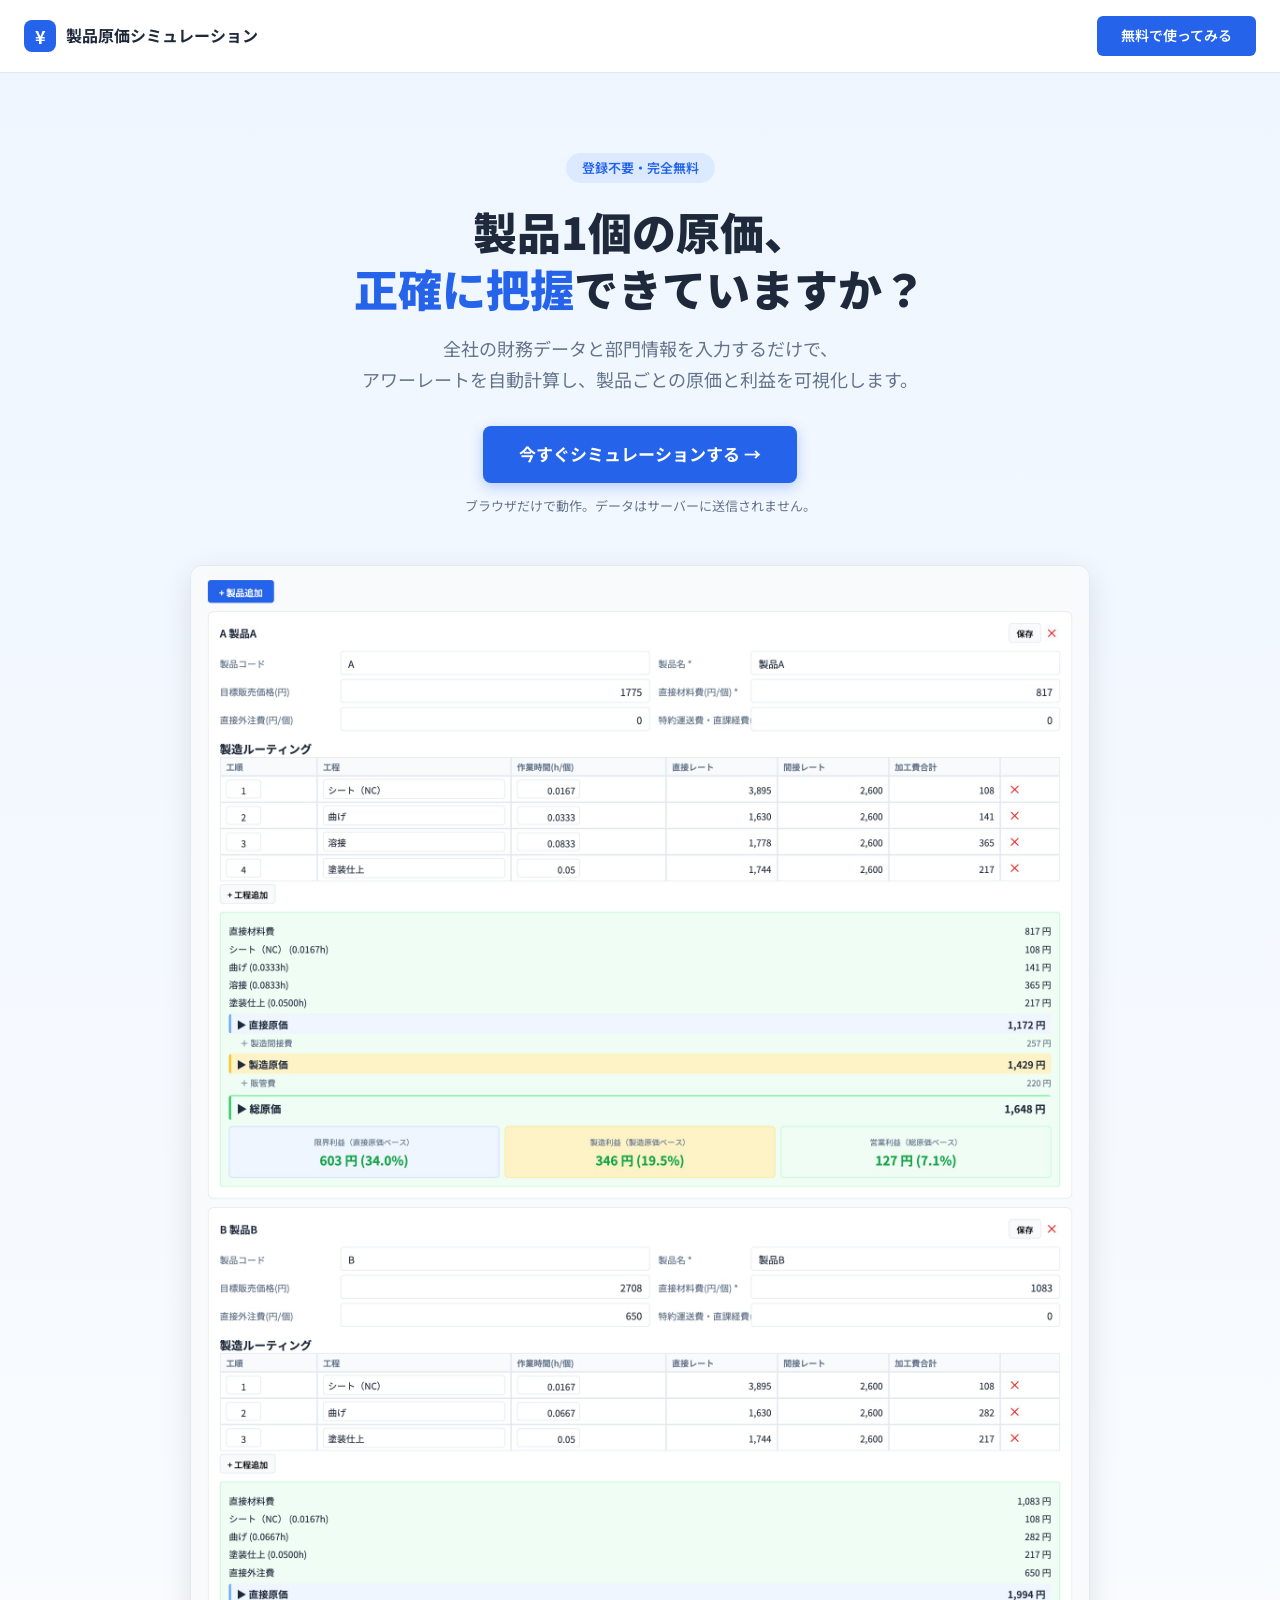
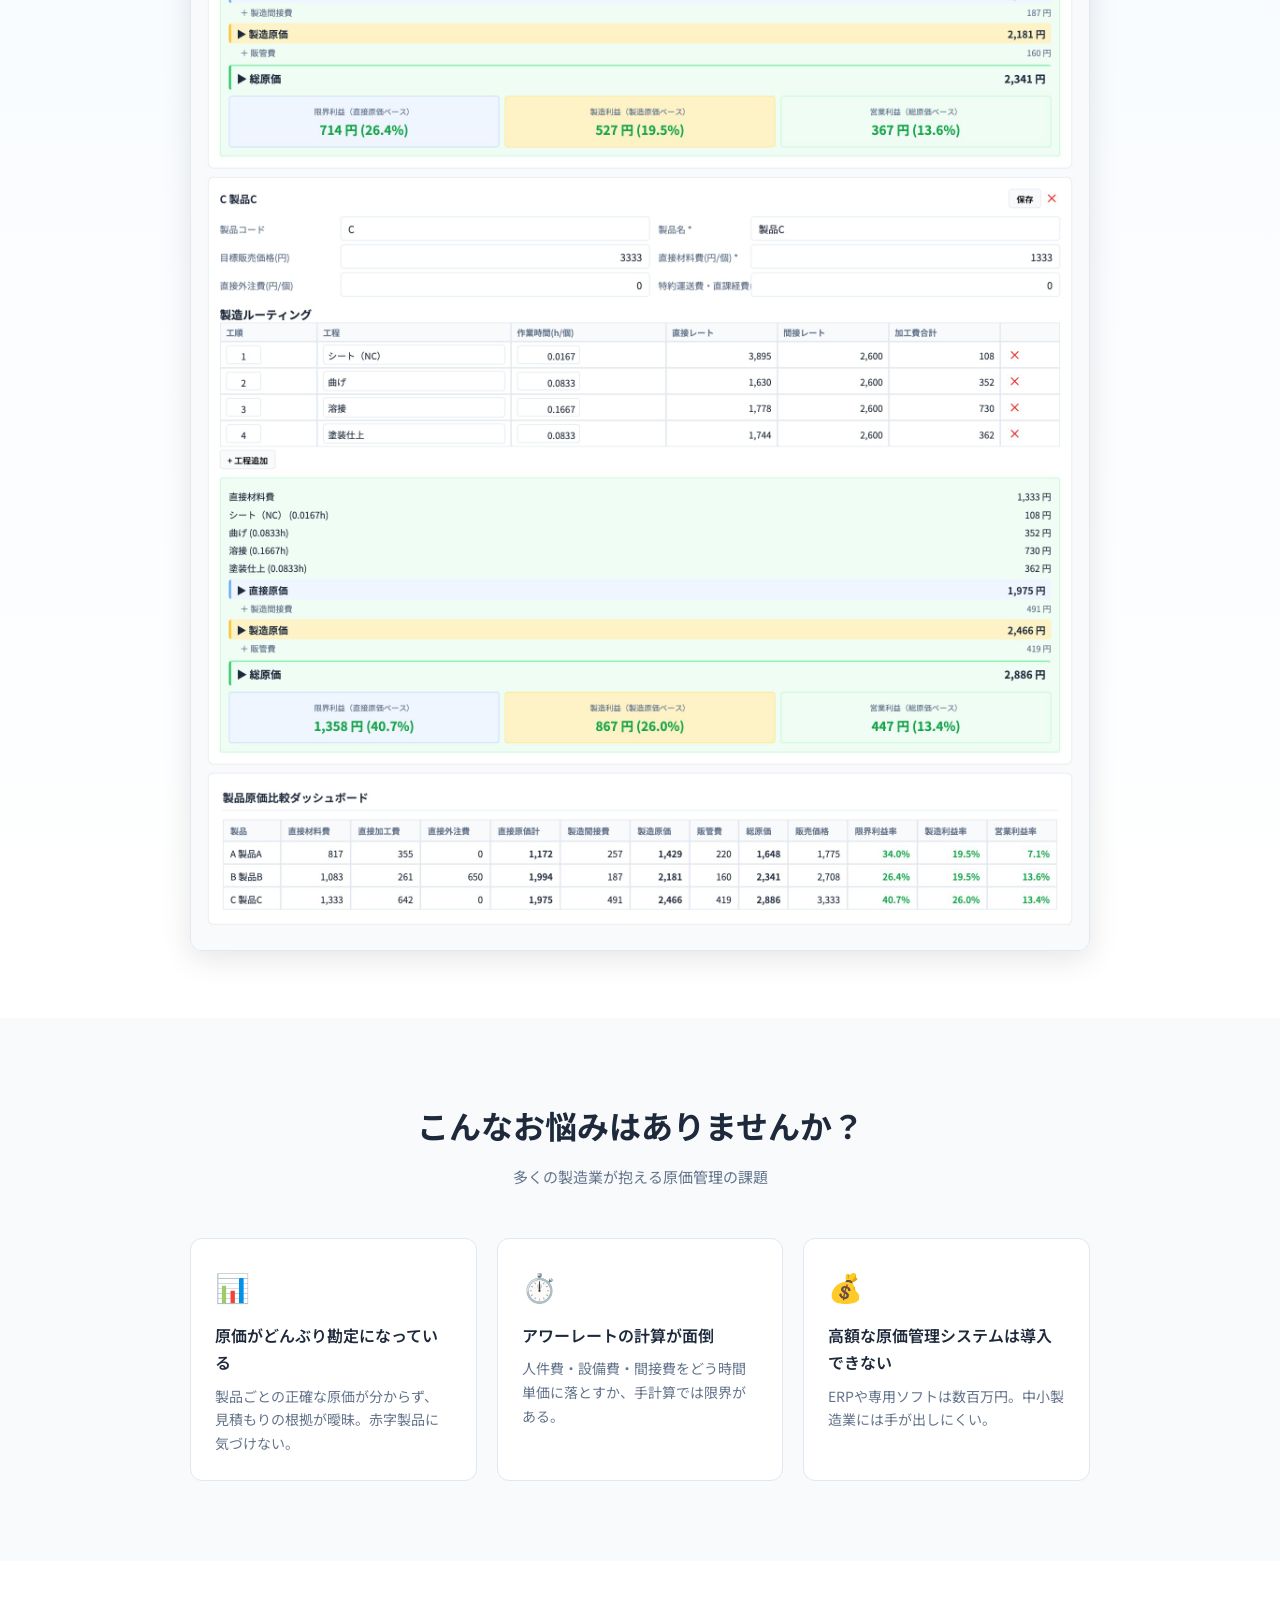
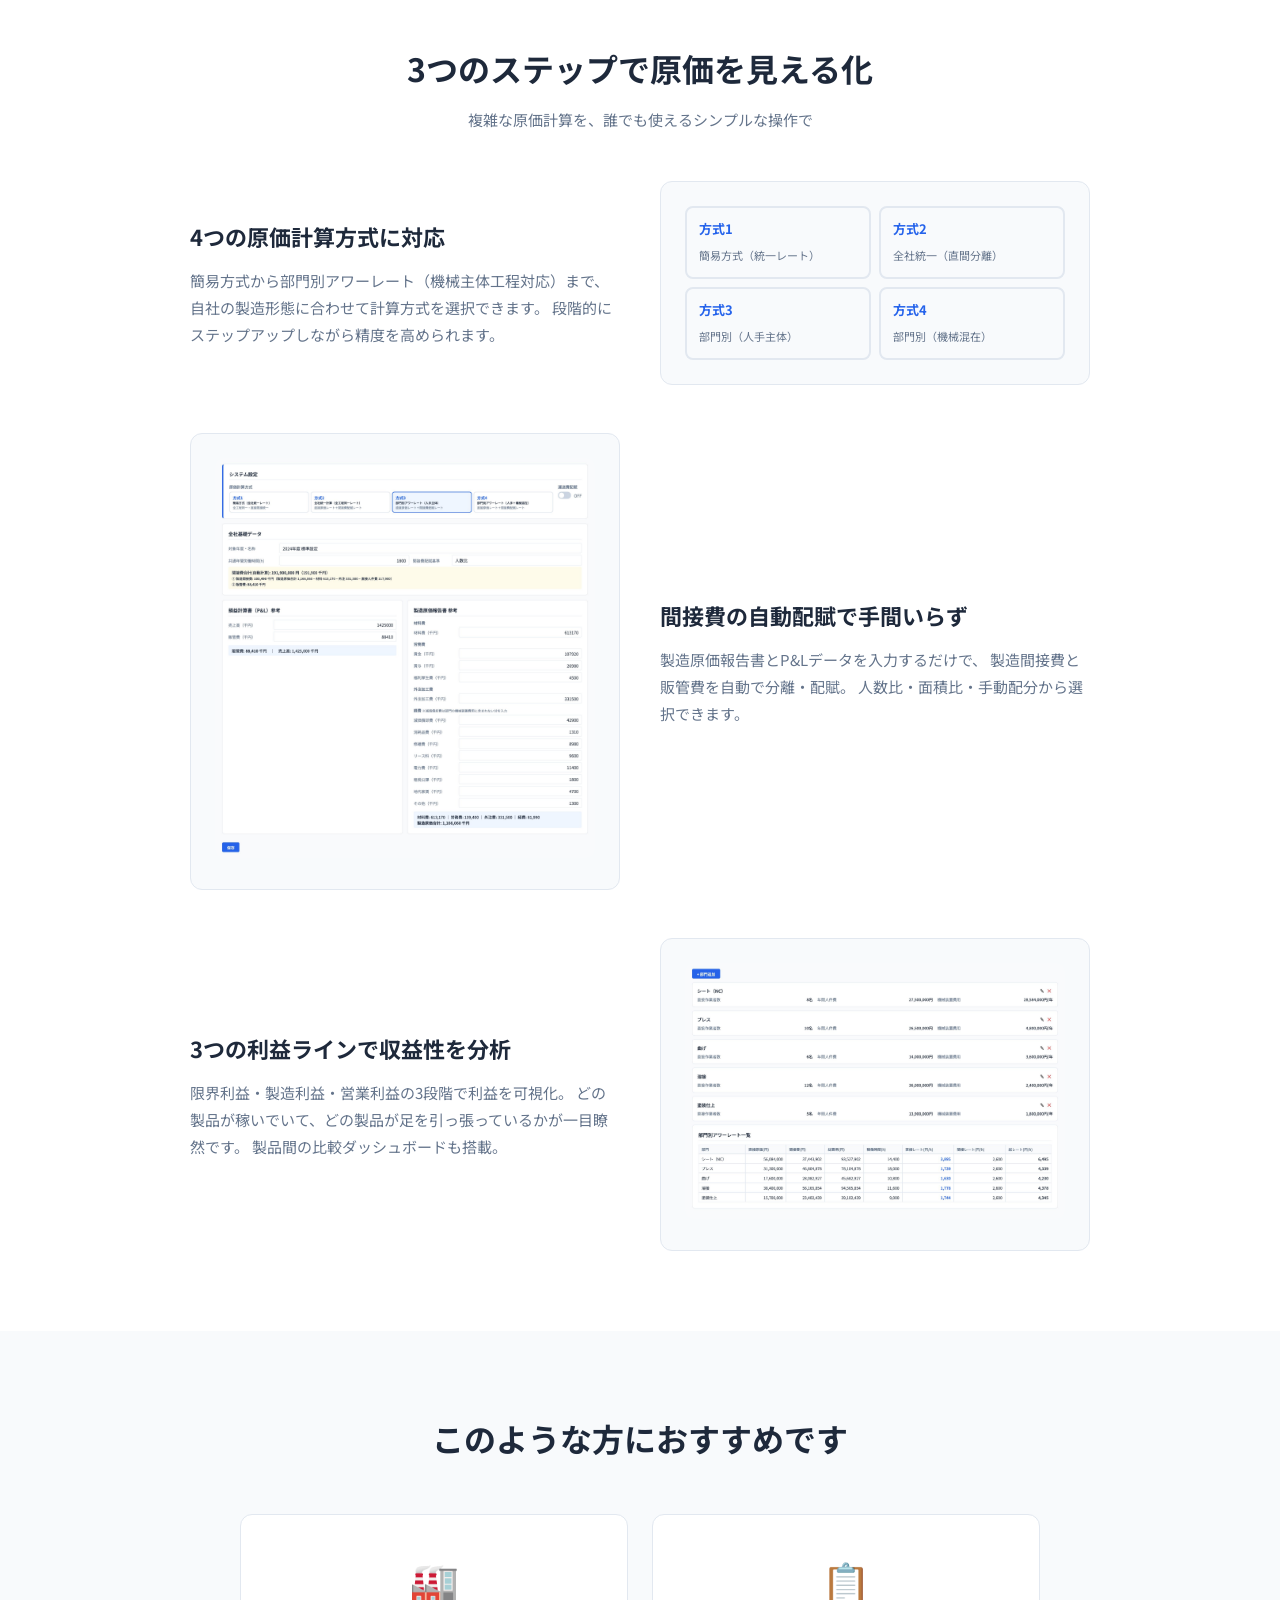
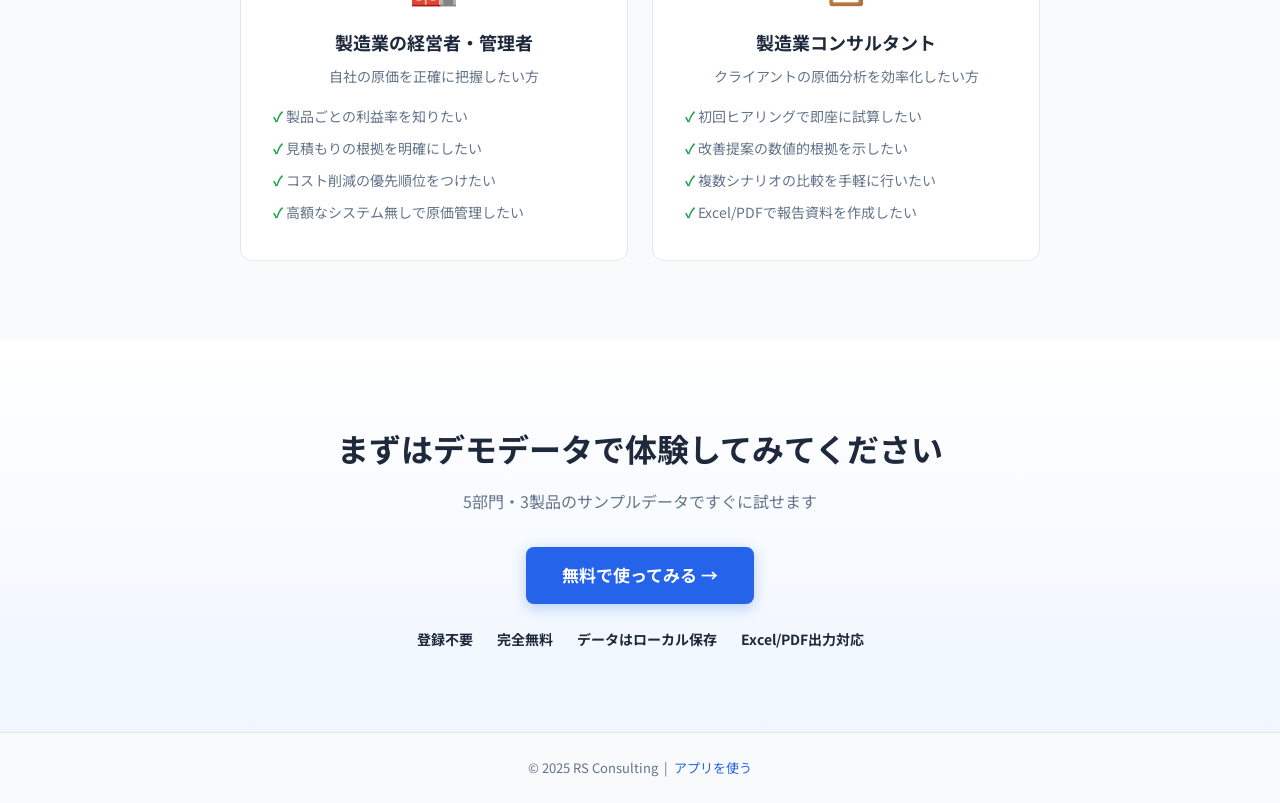
<file: lp.html>
<!DOCTYPE html>
<html lang="ja">
<head>
  <meta charset="UTF-8">
  <meta name="viewport" content="width=device-width, initial-scale=1.0">
  <title>製品原価シミュレーション | 無料の製造業向け原価計算ツール</title>
  <meta name="description" content="製造業の製品原価をブラウザだけで簡単シミュレーション。4つの原価計算方式に対応し、部門別アワーレートの自動計算、利益分析、Excel/PDF出力まで完結。登録不要・無料。">
  <meta property="og:title" content="製品原価シミュレーション | 無料の製造業向け原価計算ツール">
  <meta property="og:description" content="4つの原価計算方式で製品1個あたりの原価を即シミュレーション。部門別アワーレート自動計算、3つの利益ライン分析、Excel/PDF出力対応。登録不要・完全無料。">
  <meta property="og:type" content="website">
  <meta property="og:locale" content="ja_JP">
  <meta property="og:image" content="img/ogp.png">
  <meta name="twitter:card" content="summary_large_image">
  <link rel="icon" href="data:image/svg+xml,<svg xmlns='http://www.w3.org/2000/svg' viewBox='0 0 100 100'><rect rx='12' width='100' height='100' fill='%232563eb'/><text x='50' y='68' text-anchor='middle' font-size='52' font-weight='700' fill='white'>¥</text></svg>">
  <link rel="preconnect" href="https://fonts.googleapis.com">
  <link href="https://fonts.googleapis.com/css2?family=Noto+Sans+JP:wght@400;500;600;700;900&display=swap" rel="stylesheet">
  <style>
    *, *::before, *::after { box-sizing: border-box; margin: 0; padding: 0; }
    :root {
      --primary: #2563eb;
      --primary-hover: #1d4ed8;
      --primary-light: #eff6ff;
      --text: #1e293b;
      --text-muted: #64748b;
      --bg: #ffffff;
      --bg-alt: #f8fafc;
      --border: #e2e8f0;
    }
    body {
      font-family: 'Noto Sans JP', system-ui, sans-serif;
      color: var(--text);
      line-height: 1.7;
      font-size: 16px;
    }
    .container { max-width: 1100px; margin: 0 auto; padding: 0 24px; }

    /* ── ヘッダー ── */
    .lp-header {
      display: flex;
      align-items: center;
      justify-content: space-between;
      padding: 16px 24px;
      border-bottom: 1px solid var(--border);
      position: sticky;
      top: 0;
      background: rgba(255,255,255,0.95);
      backdrop-filter: blur(8px);
      z-index: 100;
    }
    .lp-logo {
      display: flex;
      align-items: center;
      gap: 10px;
      font-weight: 700;
      font-size: 16px;
      text-decoration: none;
      color: var(--text);
    }
    .lp-logo-icon {
      width: 32px; height: 32px;
      background: var(--primary);
      border-radius: 8px;
      color: #fff;
      display: grid;
      place-items: center;
      font-size: 18px;
      font-weight: 700;
    }
    .lp-header-cta {
      padding: 8px 24px;
      background: var(--primary);
      color: #fff;
      border: none;
      border-radius: 6px;
      font-family: inherit;
      font-size: 14px;
      font-weight: 600;
      cursor: pointer;
      text-decoration: none;
      transition: background 0.15s;
    }
    .lp-header-cta:hover { background: var(--primary-hover); }

    /* ── ヒーロー ── */
    .hero {
      padding: 80px 24px 60px;
      text-align: center;
      background: linear-gradient(180deg, var(--primary-light) 0%, var(--bg) 100%);
    }
    .hero-badge {
      display: inline-block;
      background: #dbeafe;
      color: var(--primary);
      font-size: 13px;
      font-weight: 600;
      padding: 4px 16px;
      border-radius: 20px;
      margin-bottom: 20px;
    }
    .hero h1 {
      font-size: clamp(28px, 5vw, 44px);
      font-weight: 900;
      line-height: 1.3;
      margin-bottom: 16px;
    }
    .hero h1 .accent { color: var(--primary); }
    .hero-sub {
      font-size: clamp(15px, 2.5vw, 18px);
      color: var(--text-muted);
      max-width: 640px;
      margin: 0 auto 32px;
    }
    .hero-cta {
      display: inline-flex;
      align-items: center;
      gap: 8px;
      padding: 14px 36px;
      background: var(--primary);
      color: #fff;
      border: none;
      border-radius: 8px;
      font-family: inherit;
      font-size: 17px;
      font-weight: 700;
      cursor: pointer;
      text-decoration: none;
      transition: background 0.15s, transform 0.1s;
      box-shadow: 0 4px 14px rgba(37, 99, 235, 0.3);
    }
    .hero-cta:hover { background: var(--primary-hover); transform: translateY(-1px); }
    .hero-note {
      margin-top: 12px;
      font-size: 13px;
      color: var(--text-muted);
    }
    .hero-screenshot {
      margin-top: 48px;
      max-width: 900px;
      margin-left: auto;
      margin-right: auto;
    }
    .hero-screenshot img {
      width: 100%;
      border: 1px solid var(--border);
      border-radius: 12px;
      box-shadow: 0 8px 30px rgba(0,0,0,0.1);
    }

    /* ── 課題セクション ── */
    .problem {
      padding: 80px 24px;
      background: var(--bg-alt);
    }
    .section-title {
      text-align: center;
      font-size: clamp(22px, 4vw, 32px);
      font-weight: 700;
      margin-bottom: 12px;
    }
    .section-sub {
      text-align: center;
      font-size: 15px;
      color: var(--text-muted);
      margin-bottom: 48px;
    }
    .problem-grid {
      display: grid;
      grid-template-columns: repeat(auto-fit, minmax(280px, 1fr));
      gap: 20px;
      max-width: 900px;
      margin: 0 auto;
    }
    .problem-card {
      background: #fff;
      border: 1px solid var(--border);
      border-radius: 12px;
      padding: 24px;
    }
    .problem-card-icon {
      font-size: 28px;
      margin-bottom: 12px;
    }
    .problem-card h3 {
      font-size: 16px;
      font-weight: 600;
      margin-bottom: 8px;
    }
    .problem-card p {
      font-size: 14px;
      color: var(--text-muted);
      line-height: 1.7;
    }

    /* ── 特徴セクション ── */
    .features {
      padding: 80px 24px;
    }
    .feature-list {
      max-width: 900px;
      margin: 0 auto;
      display: flex;
      flex-direction: column;
      gap: 48px;
    }
    .feature-item {
      display: grid;
      grid-template-columns: 1fr 1fr;
      gap: 40px;
      align-items: center;
    }
    .feature-item:nth-child(even) .feature-text { order: 2; }
    .feature-item:nth-child(even) .feature-visual { order: 1; }
    .feature-text h3 {
      font-size: 22px;
      font-weight: 700;
      margin-bottom: 12px;
    }
    .feature-text p {
      font-size: 15px;
      color: var(--text-muted);
      line-height: 1.8;
    }
    .feature-visual {
      background: var(--bg-alt);
      border: 1px solid var(--border);
      border-radius: 12px;
      padding: 24px;
      text-align: center;
    }
    .feature-visual img {
      max-width: 100%;
      border-radius: 8px;
    }
    .feature-methods {
      display: grid;
      grid-template-columns: 1fr 1fr;
      gap: 8px;
    }
    .feature-method {
      padding: 10px 12px;
      border: 2px solid var(--border);
      border-radius: 8px;
      text-align: left;
    }
    .feature-method strong {
      font-size: 13px;
      color: var(--primary);
      display: block;
    }
    .feature-method span {
      font-size: 11px;
      color: var(--text-muted);
    }
    @media (max-width: 768px) {
      .feature-item { grid-template-columns: 1fr; }
      .feature-item:nth-child(even) .feature-text { order: 1; }
      .feature-item:nth-child(even) .feature-visual { order: 2; }
    }

    /* ── ターゲットセクション ── */
    .target {
      padding: 80px 24px;
      background: var(--bg-alt);
    }
    .target-grid {
      display: grid;
      grid-template-columns: 1fr 1fr;
      gap: 24px;
      max-width: 800px;
      margin: 0 auto;
    }
    .target-card {
      background: #fff;
      border: 1px solid var(--border);
      border-radius: 12px;
      padding: 32px;
      text-align: center;
    }
    .target-card-icon {
      font-size: 40px;
      margin-bottom: 12px;
    }
    .target-card h3 {
      font-size: 18px;
      font-weight: 700;
      margin-bottom: 8px;
    }
    .target-card p {
      font-size: 14px;
      color: var(--text-muted);
      line-height: 1.7;
    }
    .target-card ul {
      list-style: none;
      margin-top: 12px;
      text-align: left;
    }
    .target-card ul li {
      font-size: 14px;
      color: var(--text-muted);
      padding: 4px 0;
    }
    .target-card ul li::before {
      content: "✓ ";
      color: #16a34a;
      font-weight: 700;
    }
    @media (max-width: 768px) {
      .target-grid { grid-template-columns: 1fr; }
    }

    /* ── CTA セクション ── */
    .cta-section {
      padding: 80px 24px;
      text-align: center;
      background: linear-gradient(180deg, var(--bg) 0%, var(--primary-light) 100%);
    }
    .cta-section h2 {
      font-size: clamp(22px, 4vw, 32px);
      font-weight: 700;
      margin-bottom: 12px;
    }
    .cta-section p {
      font-size: 16px;
      color: var(--text-muted);
      margin-bottom: 32px;
    }
    .cta-badges {
      display: flex;
      justify-content: center;
      gap: 24px;
      margin-top: 24px;
      flex-wrap: wrap;
    }
    .cta-badge {
      font-size: 14px;
      color: var(--text-muted);
    }
    .cta-badge strong { color: var(--text); }

    /* ── フッター ── */
    .lp-footer {
      padding: 24px;
      border-top: 1px solid var(--border);
      text-align: center;
      font-size: 13px;
      color: var(--text-muted);
      background: var(--bg-alt);
    }
    .lp-footer a {
      color: var(--primary);
      text-decoration: none;
    }
  </style>
</head>
<body>

  <!-- ヘッダー -->
  <header class="lp-header">
    <a href="lp.html" class="lp-logo">
      <span class="lp-logo-icon">¥</span>
      製品原価シミュレーション
    </a>
    <a href="index.html" class="lp-header-cta">無料で使ってみる</a>
  </header>

  <!-- ヒーロー -->
  <section class="hero">
    <div class="container">
      <span class="hero-badge">登録不要・完全無料</span>
      <h1>
        製品1個の原価、<br>
        <span class="accent">正確に把握</span>できていますか？
      </h1>
      <p class="hero-sub">
        全社の財務データと部門情報を入力するだけで、<br>
        アワーレートを自動計算し、製品ごとの原価と利益を可視化します。
      </p>
      <a href="index.html" class="hero-cta">今すぐシミュレーションする →</a>
      <p class="hero-note">ブラウザだけで動作。データはサーバーに送信されません。</p>
      <div class="hero-screenshot">
        <img src="img/tab-product.jpg" alt="製品原価シミュレーションの画面" loading="lazy">
      </div>
    </div>
  </section>

  <!-- 課題 -->
  <section class="problem">
    <div class="container">
      <h2 class="section-title">こんなお悩みはありませんか？</h2>
      <p class="section-sub">多くの製造業が抱える原価管理の課題</p>
      <div class="problem-grid">
        <div class="problem-card">
          <div class="problem-card-icon">📊</div>
          <h3>原価がどんぶり勘定になっている</h3>
          <p>製品ごとの正確な原価が分からず、見積もりの根拠が曖昧。赤字製品に気づけない。</p>
        </div>
        <div class="problem-card">
          <div class="problem-card-icon">⏱️</div>
          <h3>アワーレートの計算が面倒</h3>
          <p>人件費・設備費・間接費をどう時間単価に落とすか、手計算では限界がある。</p>
        </div>
        <div class="problem-card">
          <div class="problem-card-icon">💰</div>
          <h3>高額な原価管理システムは導入できない</h3>
          <p>ERPや専用ソフトは数百万円。中小製造業には手が出しにくい。</p>
        </div>
      </div>
    </div>
  </section>

  <!-- 特徴 -->
  <section class="features">
    <div class="container">
      <h2 class="section-title">3つのステップで原価を見える化</h2>
      <p class="section-sub">複雑な原価計算を、誰でも使えるシンプルな操作で</p>
      <div class="feature-list">
        <div class="feature-item">
          <div class="feature-text">
            <h3>4つの原価計算方式に対応</h3>
            <p>
              簡易方式から部門別アワーレート（機械主体工程対応）まで、
              自社の製造形態に合わせて計算方式を選択できます。
              段階的にステップアップしながら精度を高められます。
            </p>
          </div>
          <div class="feature-visual">
            <div class="feature-methods">
              <div class="feature-method"><strong>方式1</strong><span>簡易方式（統一レート）</span></div>
              <div class="feature-method"><strong>方式2</strong><span>全社統一（直間分離）</span></div>
              <div class="feature-method"><strong>方式3</strong><span>部門別（人手主体）</span></div>
              <div class="feature-method"><strong>方式4</strong><span>部門別（機械混在）</span></div>
            </div>
          </div>
        </div>
        <div class="feature-item">
          <div class="feature-text">
            <h3>間接費の自動配賦で手間いらず</h3>
            <p>
              製造原価報告書とP&Lデータを入力するだけで、
              製造間接費と販管費を自動で分離・配賦。
              人数比・面積比・手動配分から選択できます。
            </p>
          </div>
          <div class="feature-visual">
            <img src="img/tab-base.jpg" alt="全社設定画面" loading="lazy">
          </div>
        </div>
        <div class="feature-item">
          <div class="feature-text">
            <h3>3つの利益ラインで収益性を分析</h3>
            <p>
              限界利益・製造利益・営業利益の3段階で利益を可視化。
              どの製品が稼いでいて、どの製品が足を引っ張っているかが一目瞭然です。
              製品間の比較ダッシュボードも搭載。
            </p>
          </div>
          <div class="feature-visual">
            <img src="img/tab-dept.jpg" alt="部門設定画面" loading="lazy">
          </div>
        </div>
      </div>
    </div>
  </section>

  <!-- ターゲット -->
  <section class="target">
    <div class="container">
      <h2 class="section-title">このような方におすすめです</h2>
      <p class="section-sub"></p>
      <div class="target-grid">
        <div class="target-card">
          <div class="target-card-icon">🏭</div>
          <h3>製造業の経営者・管理者</h3>
          <p>自社の原価を正確に把握したい方</p>
          <ul>
            <li>製品ごとの利益率を知りたい</li>
            <li>見積もりの根拠を明確にしたい</li>
            <li>コスト削減の優先順位をつけたい</li>
            <li>高額なシステム無しで原価管理したい</li>
          </ul>
        </div>
        <div class="target-card">
          <div class="target-card-icon">📋</div>
          <h3>製造業コンサルタント</h3>
          <p>クライアントの原価分析を効率化したい方</p>
          <ul>
            <li>初回ヒアリングで即座に試算したい</li>
            <li>改善提案の数値的根拠を示したい</li>
            <li>複数シナリオの比較を手軽に行いたい</li>
            <li>Excel/PDFで報告資料を作成したい</li>
          </ul>
        </div>
      </div>
    </div>
  </section>

  <!-- CTA -->
  <section class="cta-section">
    <div class="container">
      <h2>まずはデモデータで体験してみてください</h2>
      <p>5部門・3製品のサンプルデータですぐに試せます</p>
      <a href="index.html" class="hero-cta">無料で使ってみる →</a>
      <div class="cta-badges">
        <span class="cta-badge"><strong>登録不要</strong></span>
        <span class="cta-badge"><strong>完全無料</strong></span>
        <span class="cta-badge"><strong>データはローカル保存</strong></span>
        <span class="cta-badge"><strong>Excel/PDF出力対応</strong></span>
      </div>
    </div>
  </section>

  <!-- フッター -->
  <footer class="lp-footer">
    <p>&copy; 2025 RS Consulting &nbsp;|&nbsp; <a href="index.html">アプリを使う</a></p>
  </footer>

</body>
</html>
</file>
